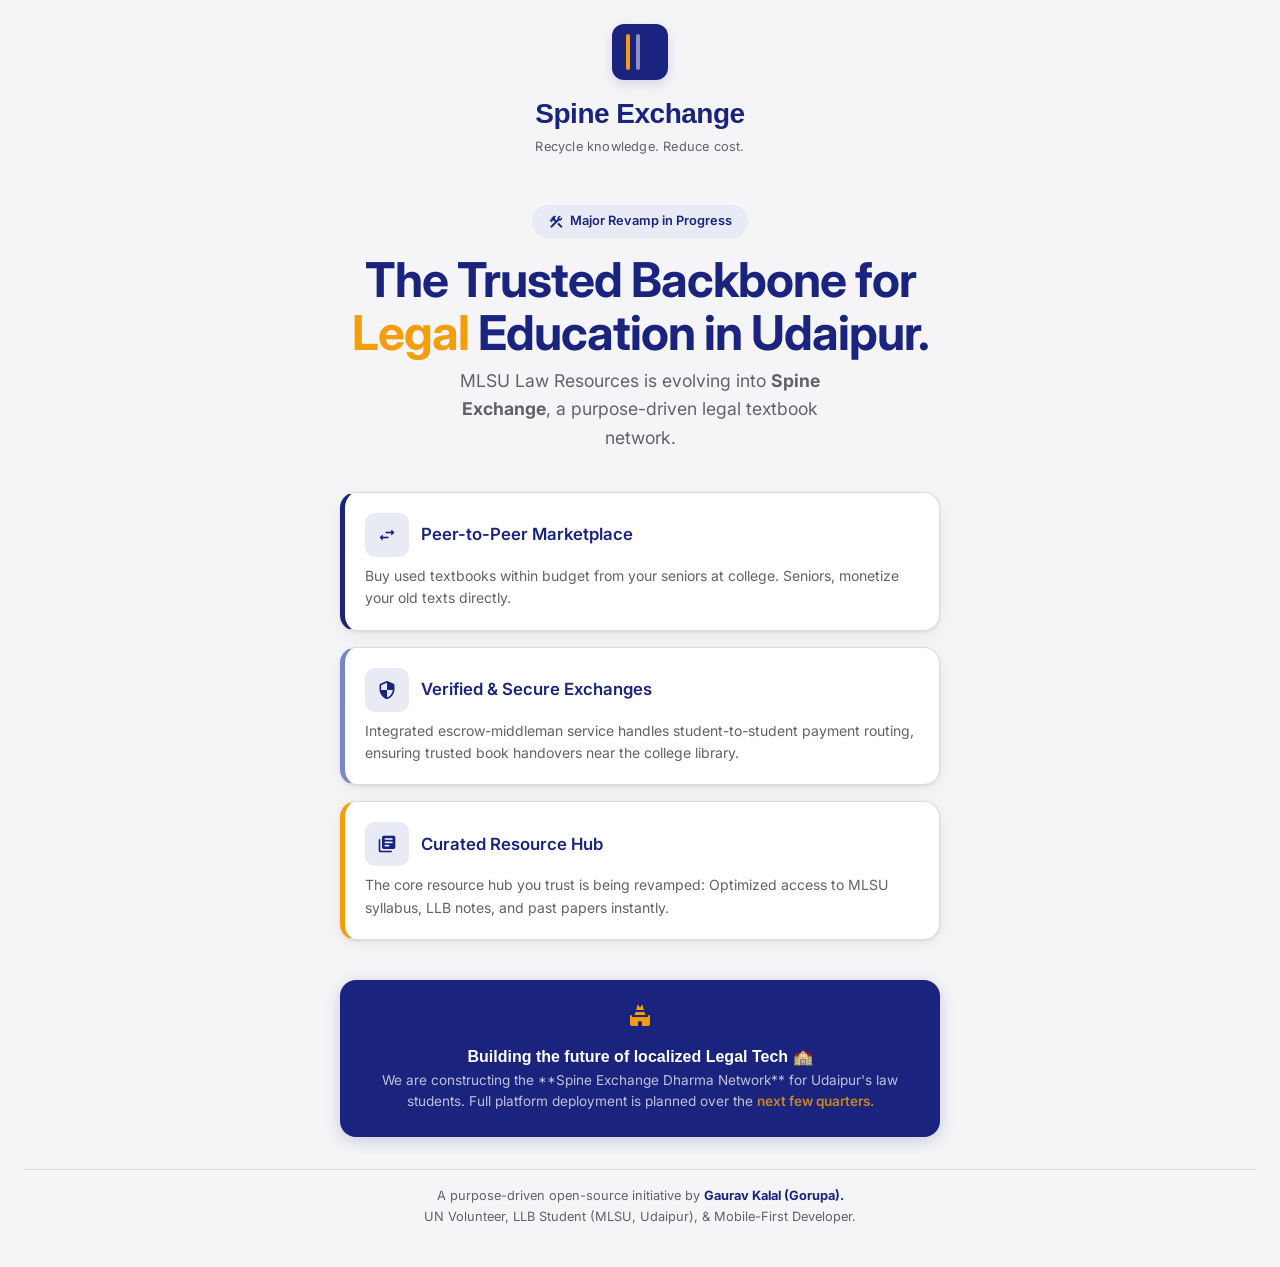
<file: index.html>
<!DOCTYPE html>
<html lang="en">
<head>
    <meta charset="UTF-8">
    <meta name="viewport" content="width=device-width, initial-scale=1.0">
    <title>Spine Exchange - Coming Soon (Revamped MLSU Law Resources)</title>
    <meta name="description" content="MLSU Law Resources is revamping into Spine Exchange. The Student-to-Student Legal Textbook Marketplace and Resource Hub for Udaipur. Built by Gaurav Kalal.">
    
    <meta name="theme-color" content="#1a237e">

    <link href="https://fonts.googleapis.com/css2?family=Inter:wght@400;500;600;700&family=Google+Sans:wght@500;700&display=swap" rel="stylesheet">
    
    <link href="https://fonts.googleapis.com/icon?family=Material+Icons+Round" rel="stylesheet">

    <style>
        /* ─── 1. DESIGN TOKENS (Identity) ───────────────────── */
        :root {
            --brand-primary:     #1a237e;   /* Deep Indigo — The 'Ink of Law' */
            --brand-accent:      #f59e0b;   /* Warm Amber — 'Book Spine Gold' */
            --brand-surface:     #ffffff;
            --brand-bg:          #f5f5f7;
            --brand-border:      #dadce0;
            --brand-text:        #1c1b1f;
            --brand-text-soft:   #5f6368;
            --shadow-card: 0 1px 3px rgba(0,0,0,.08), 0 4px 16px rgba(0,0,0,.06);
            --transition: 250ms cubic-bezier(.4,0,.2,1);
        }

        /* ─── 2. RESET & BASE ────────────────────────────────── */
        *, *::before, *::after { box-sizing: border-box; margin: 0; padding: 0; }
        body {
            font-family: 'Inter', sans-serif;
            background: var(--brand-bg);
            color: var(--brand-text);
            line-height: 1.6;
            display: flex;
            flex-direction: column;
            min-height: 100vh;
            padding: 24px;
            -webkit-font-smoothing: antialiased;
        }

        /* ─── 3. LAYOUT WRAPPERS ──────────────────────────────── */
        .coming-soon-wrapper {
            max-width: 600px;
            margin: 0 auto;
            flex: 1;
            display: flex;
            flex-direction: column;
            align-items: center;
            justify-content: center;
        }

        /* ─── 4. HEADER & BRANDING ────────────────────────────── */
        header {
            text-align: center;
            margin-bottom: 48px;
        }

        /* Specialized Geometric Logo Icon placeholder */
        .brand-logo-icon {
            width: 56px;
            height: 56px;
            background: var(--brand-primary);
            border-radius: 12px;
            display: inline-flex;
            align-items: center;
            justify-content: center;
            position: relative;
            margin-bottom: 12px;
            overflow: hidden;
            box-shadow: 0 4px 12px rgba(26,35,126,.15);
        }
        /* Geometric accent: stacked spine lines */
        .brand-logo-icon::before,
        .brand-logo-icon::after {
            content: '';
            position: absolute;
            top: 10px; bottom: 10px;
            width: 4px;
            border-radius: 2px;
            background: var(--brand-accent);
        }
        .brand-logo-icon::before { left: 14px; }
        .brand-logo-icon::after  { left: 24px; background: rgba(255,255,255,.5); }

        .brand-name {
            font-family: 'Google Sans', sans-serif;
            font-size: 1.75rem;
            font-weight: 700;
            color: var(--brand-primary);
            letter-spacing: -.5px;
        }
        .brand-tagline {
            font-size: 0.8rem;
            color: var(--brand-text-soft);
            letter-spacing: .2px;
        }

        /* ─── 5. HERO / COMING SOON MESSAGE ─────────────────── */
        .hero-section {
            text-align: center;
            margin-bottom: 40px;
        }
        .coming-soon-chip {
            display: inline-flex;
            align-items: center;
            gap: 6px;
            background: #e8eaf6; /* faint indigo */
            color: var(--brand-primary);
            border-radius: 20px;
            padding: 6px 16px;
            font-size: 0.8rem;
            font-weight: 600;
            margin-bottom: 16px;
        }
        .coming-soon-chip .material-icons-round { font-size: 16px; }

        .hero-section h1 {
            font-size: clamp(2.2rem, 5vw, 3rem);
            font-weight: 700;
            color: var(--brand-primary);
            line-height: 1.1;
            margin-bottom: 8px;
            letter-spacing: -1px;
        }
        .hero-section h1 span { color: var(--brand-accent); }
        .hero-section h2 {
            font-size: 1.1rem;
            font-weight: 400;
            color: var(--brand-text-soft);
            max-width: 420px;
            margin: 0 auto;
        }

        /* ─── 6. UNIQUE FEATURE CARDS (The Pivot Showcase) ──── */
        .feature-grid {
            width: 100%;
            display: flex;
            flex-direction: column;
            gap: 16px;
            margin-bottom: 40px;
        }

        /* Specialized card styling: minimalist, semantic indigo/amber accents */
        .feature-card {
            background: var(--brand-surface);
            border: 1px solid var(--brand-border);
            border-radius: 16px;
            padding: 20px;
            box-shadow: var(--shadow-card);
            transition: transform var(--transition), border-color var(--transition);
        }
        .feature-card:hover { transform: translateY(-2px); border-color: #c5cae9; }
        
        .feature-card-header {
            display: flex;
            align-items: center;
            gap: 12px;
            margin-bottom: 8px;
        }
        
        /* Localized card icons placeholders */
        .feature-icon-wrapper {
            width: 44px;
            height: 44px;
            background: #e8eaf6; /* faint indigo */
            border-radius: 10px;
            display: flex;
            align-items: center;
            justify-content: center;
            color: var(--brand-primary);
        }
        .feature-icon-wrapper .material-icons-round { font-size: 20px; }

        .feature-card h3 {
            font-size: 1.05rem;
            font-weight: 600;
            color: var(--brand-primary);
        }
        .feature-card p {
            font-size: 0.875rem;
            color: var(--brand-text-soft);
            line-height: 1.6;
        }

        /* specialized card accents */
        .feature-card.marketplace { border-left: 5px solid var(--brand-primary); }
        .feature-card.middleware { border-left: 5px solid #7986cb; } /* Indigo secondary */
        .feature-card.resources { border-left: 5px solid var(--brand-accent); }

        /* ─── 7. ROADMAP / CREATOR CARD ──────────────────────── */
        .creator-card {
            width: 100%;
            background: var(--brand-primary);
            color: rgba(255,255,255,.9);
            border-radius: 16px;
            padding: 24px;
            text-align: center;
            display: flex;
            flex-direction: column;
            align-items: center;
            gap: 16px;
            margin-bottom: 32px;
            box-shadow: 0 4px 16px rgba(26,35,126,.2);
        }
        .creator-card .material-icons-round { font-size: 24px; color: var(--brand-accent); }
        .creator-card h3 { font-family: 'Google Sans', sans-serif; font-size: 1rem; font-weight: 700; color: #fff; }
        .creator-card p { font-size: 0.85rem; line-height: 1.6; opacity: 0.8; }
        .creator-card span.udpr { color: var(--brand-accent); font-weight: 600; }

        /* ─── 8. FOOTER (Credential) ───────────────────────────── */
        footer {
            text-align: center;
            padding: 16px;
            border-top: 1px solid var(--brand-border);
            width: 100%;
            margin-top: auto;
        }
        footer p {
            font-size: 0.8rem;
            color: var(--brand-text-soft);
        }
        footer strong { color: var(--brand-primary); }
    </style>
</head>
<body>

    <div class="coming-soon-wrapper">
        <header>
            <div class="brand-logo-icon">
                <div class="brand-logo-spine"></div>
            </div>
            <div class="brand-name">Spine Exchange</div>
            <div class="brand-tagline">Recycle knowledge. Reduce cost.</div>
        </header>

        <section class="hero-section">
            <div class="coming-soon-chip">
                <span class="material-icons-round">construction</span> Major Revamp in Progress
            </div>
            <h1>The Trusted Backbone for <span>Legal</span> Education in Udaipur.</h1>
            <h2>MLSU Law Resources is evolving into <strong>Spine Exchange</strong>, a purpose-driven legal textbook network.</h2>
        </section>

        <div class="feature-grid">
            
            <div class="feature-card marketplace">
                <div class="feature-card-header">
                    <div class="feature-icon-wrapper"><span class="material-icons-round">swap_horiz</span></div>
                    <h3>Peer-to-Peer Marketplace</h3>
                </div>
                <p>Buy used textbooks within budget from your seniors at college. Seniors, monetize your old texts directly.</p>
            </div>

            <div class="feature-card middleware">
                <div class="feature-card-header">
                    <div class="feature-icon-wrapper"><span class="material-icons-round">security</span></div>
                    <h3>Verified & Secure Exchanges</h3>
                </div>
                <p>Integrated escrow-middleman service handles student-to-student payment routing, ensuring trusted book handovers near the college library.</p>
            </div>

            <div class="feature-card resources">
                <div class="feature-card-header">
                    <div class="feature-icon-wrapper"><span class="material-icons-round">library_books</span></div>
                    <h3>Curated Resource Hub</h3>
                </div>
                <p>The core resource hub you trust is being revamped: Optimized access to MLSU syllabus, LLB notes, and past papers instantly.</p>
            </div>

        </div>

        <div class="creator-card">
            <span class="material-icons-round">temple_hindu</span>
            <div>
                <h3>Building the future of localized Legal Tech 🏫</h3>
                <p>We are constructing the **Spine Exchange Dharma Network** for Udaipur's law students. Full platform deployment is planned over the <span class="udpr">next few quarters.</span></p>
            </div>
        </div>

    </div>

    <footer>
        <p>A purpose-driven open-source initiative by <strong>Gaurav Kalal (Gorupa).</strong></p>
        <p>UN Volunteer, LLB Student (MLSU, Udaipur), & Mobile-First Developer.</p>
    </footer>

</body>
</html>
</file>
